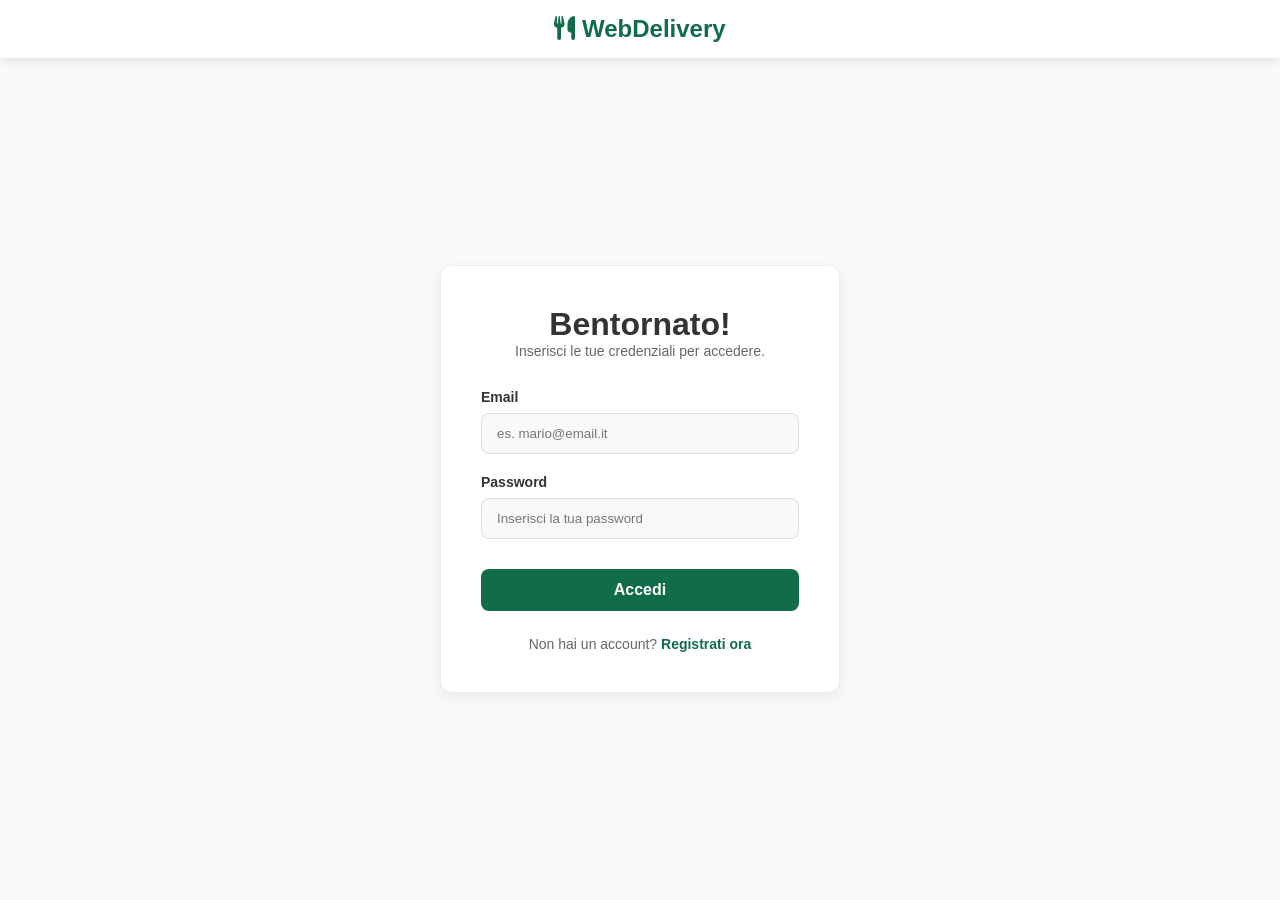
<file: web/login.html>
<!DOCTYPE html>
<html lang="it">
<head>
    <meta charset="UTF-8">
    <meta name="viewport" content="width=device-width, initial-scale=1.0">
    <title>WebDelivery - Accedi</title>
    <link href="https://cdnjs.cloudflare.com/ajax/libs/font-awesome/6.0.0/css/all.min.css" rel="stylesheet">
    
    <style>
       
        * { margin: 0; padding: 0; box-sizing: border-box; font-family: 'Segoe UI', Tahoma, Geneva, Verdana, sans-serif; }
        body { background-color: #f8f9fa; color: #333; display: flex; flex-direction: column; min-height: 100vh; }
        
       
        header { 
            background: #fff; padding: 15px 5%; display: flex; 
            justify-content: center; align-items: center; 
            box-shadow: 0 2px 10px rgba(0,0,0,0.1); 
        }
        .logo { font-size: 24px; font-weight: bold; color: #116C4A; text-decoration: none; }
        
        
        .login-container {
            flex: 1; display: flex; justify-content: center; align-items: center; padding: 20px;
        }
        .login-card {
            background: white; padding: 40px; border-radius: 12px;
            box-shadow: 0 4px 15px rgba(0,0,0,0.06); width: 100%; max-width: 400px;
            border: 1px solid #eee; text-align: center;
        }
        .login-card h2 { color: #116C4A; margin-bottom: 10px; font-size: 26px; }
        .login-card p { color: #666; margin-bottom: 30px; font-size: 14px; }
        
        
        .form-group { text-align: left; margin-bottom: 20px; }
        .form-group label { display: block; margin-bottom: 8px; font-weight: 600; font-size: 14px; color: #333; }
        .form-group input {
            width: 100%; padding: 12px 15px; border: 1px solid #ddd;
            border-radius: 8px; outline: none; transition: border-color 0.3s; background: #f9f9f9;
        }
        .form-group input:focus { border-color: #116C4A; background: #fff; box-shadow: 0 0 5px rgba(17, 108, 74, 0.2); }
        
       
        .btn-submit {
            width: 100%; background: #116C4A; color: white; padding: 12px;
            border: none; border-radius: 8px; font-weight: bold; font-size: 16px;
            cursor: pointer; transition: 0.3s; margin-top: 10px;
        }
        .btn-submit:hover { background: #0e593d; }
        
        
        .register-link { margin-top: 25px; font-size: 14px; color: #666; }
        .register-link a { color: #116C4A; text-decoration: none; font-weight: bold; transition: color 0.3s; }
        .register-link a:hover { color: #0e593d; text-decoration: underline; }
    </style>
</head>
<body>

    <header>
        <a href="index.html" class="logo"><i class="fas fa-utensils"></i> WebDelivery</a>
    </header>

    <div class="login-container">
        <div class="login-card">
            <h1>Bentornato!</h1>
            <p>Inserisci le tue credenziali per accedere.</p>
            
            <form action="LoginServlet" method="POST">
                <div class="form-group">
                    <label for="email">Email</label>
                    <input type="email" id="email" name="email" placeholder="es. mario@email.it" required>
                </div>
                
                <div class="form-group">
                    <label for="password">Password</label>
                    <input type="password" id="password" name="password" placeholder="Inserisci la tua password" required>
                </div>
                
                <button type="submit" class="btn-submit">Accedi</button>
            </form>
            
            <div class="register-link">
                Non hai un account? <a href="registrazione.html">Registrati ora</a>
            </div>
        </div>
    </div>

</body>
</html>
</file>
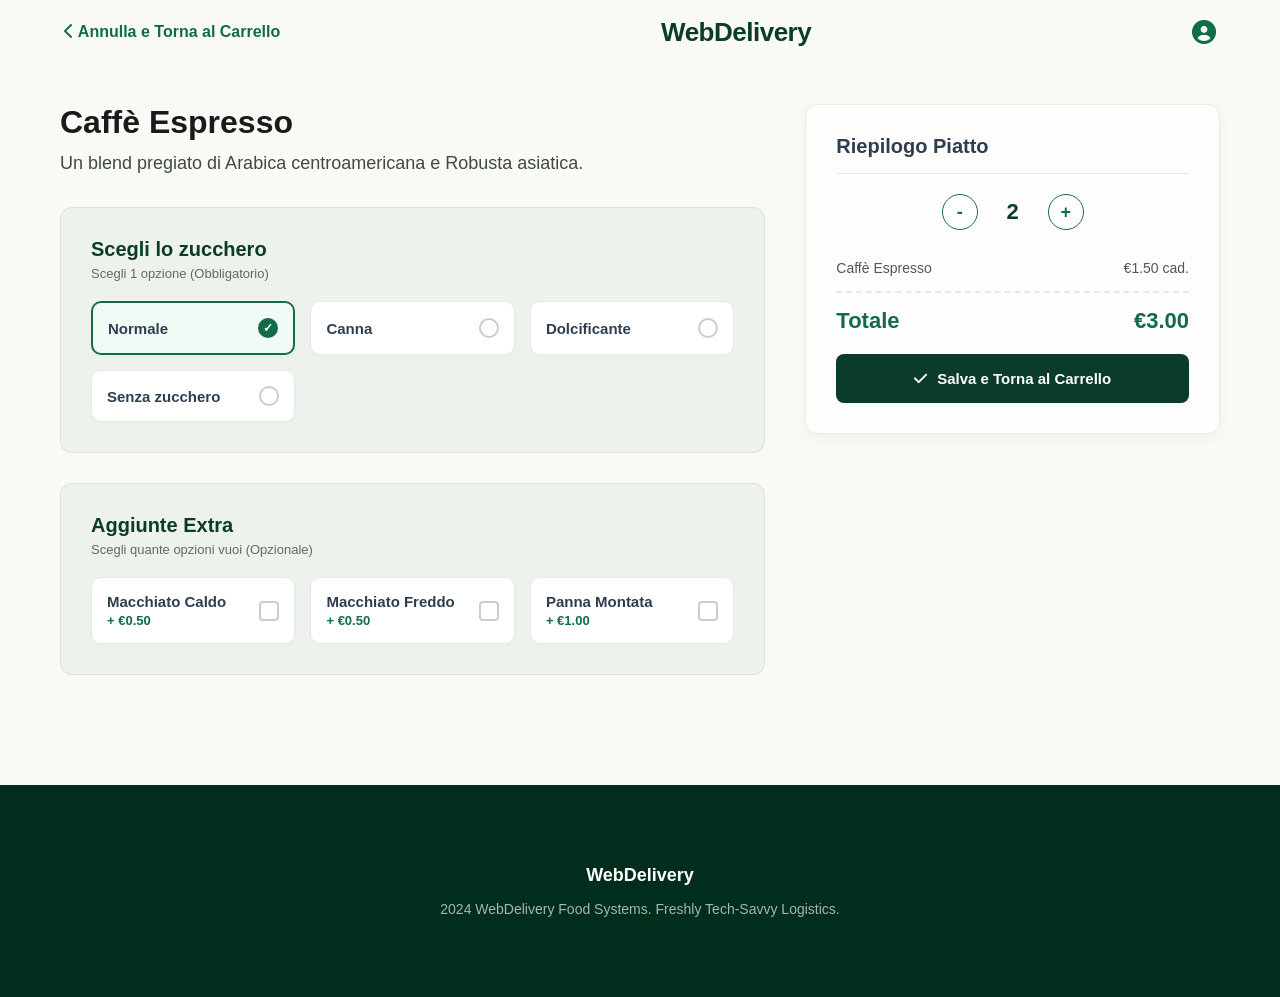
<file: web/personalizzazione.html>
<!DOCTYPE html>
<html lang="it">
<head>
    <meta charset="UTF-8">
    <meta name="viewport" content="width=device-width, initial-scale=1.0">
    <title>Personalizza Piatto - WebDelivery</title>
    <link href="https://cdnjs.cloudflare.com/ajax/libs/font-awesome/6.0.0/css/all.min.css" rel="stylesheet">
    
    <style>
        * { margin: 0; padding: 0; box-sizing: border-box; font-family: 'Segoe UI', Tahoma, Geneva, Verdana, sans-serif; }
        body { background-color: #F9FAF6; color: #333; }

        header { background: #F9FAF6; padding: 15px 5%; display: flex; justify-content: space-between; align-items: center; position: sticky; top: 0; z-index: 100; height: 64px; }
        .logo { font-size: 26px; font-weight: 900; color: #0b3c29; text-decoration: none; letter-spacing: -0.5px; }
        .nav-actions { display: flex; align-items: center; gap: 20px; }
        .icon-user-round { font-size: 24px; color: #116C4A; cursor: pointer; }

        .customization-container { max-width: 1200px; margin: 40px auto; padding: 0 20px; display: flex; gap: 40px; align-items: flex-start; }

        .left-column { flex: 2; }
        .header-section { margin-bottom: 30px; }
        .header-section h1 { font-size: 32px; color: #1a1a1a; font-weight: 800; margin-bottom: 8px; }
        .header-section p { font-family: 'Inter', sans-serif; font-size: 18px; line-height: 28px; color: #3F4945; max-width: 639px; }

        .bento-container { background: rgba(45, 106, 79, 0.05); border: 1px solid rgba(45, 106, 79, 0.1); border-radius: 12px; padding: 30px; margin-bottom: 30px; }
        .bento-title { font-size: 20px; font-weight: 800; color: #0b3c29; margin-bottom: 5px; }
        .bento-subtitle { font-size: 13px; color: #666; margin-bottom: 20px; }

        .options-grid { display: grid; grid-template-columns: repeat(auto-fit, minmax(200px, 1fr)); gap: 15px; }
        
        
        .option-card { background: white; border: 1px solid #E6E9E8; border-radius: 10px; padding: 15px; display: flex; justify-content: space-between; align-items: center; cursor: pointer; transition: 0.2s; box-shadow: 0 2px 5px rgba(0,0,0,0.02); }
        .option-card:hover { border-color: #116C4A; transform: translateY(-2px); }
        .option-card.selected { border: 2px solid #116C4A; background: #f0fbf5; }
        
        .option-info { display: flex; flex-direction: column; }
        .option-name { font-weight: bold; font-size: 15px; color: #2c3e50; pointer-events: none; }
        .option-price { font-size: 13px; color: #116C4A; margin-top: 3px; font-weight: 600; pointer-events: none; }
        
        .option-card input { display: none; }
        
        .select-indicator { width: 20px; height: 20px; border-radius: 50%; border: 2px solid #ccc; display: flex; justify-content: center; align-items: center; pointer-events: none; }
        .option-card.selected .select-indicator { border-color: #116C4A; background: #116C4A; }
        .option-card.selected .select-indicator::after { content: "✓"; color: white; font-size: 12px; font-weight: bold; }

        .checkout-aside { flex: 1; background: rgba(255, 255, 255, 0.7); border: 1px solid #E6E9E8; box-shadow: 0px 4px 12px rgba(15, 82, 56, 0.05); backdrop-filter: blur(6px); border-radius: 12px; padding: 30px; position: sticky; top: 100px; }
        .aside-header { border-bottom: 1px solid #E6E9E8; padding-bottom: 15px; margin-bottom: 20px; }
        .aside-header h3 { font-size: 20px; color: #2c3e50; font-weight: 800; }
        
        .qty-container { display: flex; justify-content: center; align-items: center; gap: 20px; margin-bottom: 30px; }
        .btn-qty { border: 1px solid #116C4A; background: white; color: #116C4A; width: 36px; height: 36px; border-radius: 50%; font-size: 18px; cursor: pointer; transition: 0.2s; font-weight: bold; }
        .btn-qty:hover { background: #116C4A; color: white; }
        .qty-number { font-size: 22px; font-weight: 800; color: #0b3c29; width: 30px; text-align: center; }

        .summary-row { display: flex; justify-content: space-between; margin-bottom: 10px; color: #555; font-size: 14px; }
        .summary-row.total { font-size: 22px; font-weight: 900; color: #116C4A; margin-top: 15px; padding-top: 15px; border-top: 2px dashed #E6E9E8; }

        .btn-order { width: 100%; background: #0b3c29; color: white; border: none; padding: 16px; border-radius: 8px; font-size: 15px; font-weight: bold; cursor: pointer; margin-top: 20px; transition: 0.3s; display: flex; justify-content: center; align-items: center; gap: 10px; }
        .btn-order:hover { background: #082b1d; }

        footer { display: flex; flex-direction: column; justify-content: flex-end; align-items: center; padding: 80px 0px; background: #012D1D; color: #a3b8b0; margin-top: 80px; }
        footer h3 { color: white; margin-bottom: 15px; font-size: 18px; }
        footer p { font-size: 14px; text-align: center; }
    </style>
</head>
<body>

    <header>
        <a href="carrello.html" style="color: #116C4A; text-decoration: none; font-weight: bold;"><i class="fas fa-chevron-left"></i> Annulla e Torna al Carrello</a>
        <a href="dashboard.html" class="logo">WebDelivery</a>
        <div class="nav-actions">
            <i class="fas fa-user-circle icon-user-round"></i>
        </div>
    </header>

    <main class="customization-container">
        
        <div class="left-column">
            <div class="header-section">
                <h1>Caffè Espresso</h1>
                <p>Un blend pregiato di Arabica centroamericana e Robusta asiatica.</p>
            </div>

            <div class="bento-container">
                <div class="bento-title">Scegli lo zucchero</div>
                <div class="bento-subtitle">Scegli 1 opzione (Obbligatorio)</div>
                
                <div class="options-grid">
                    <div class="option-card selected" onclick="selezionaRadio(this, 'zucchero')">
                        <div class="option-info"><span class="option-name">Normale</span></div>
                        <div class="select-indicator"></div>
                        <input type="radio" name="zucchero" value="Normale" checked>
                    </div>
                    
                    <div class="option-card" onclick="selezionaRadio(this, 'zucchero')">
                        <div class="option-info"><span class="option-name">Canna</span></div>
                        <div class="select-indicator"></div>
                        <input type="radio" name="zucchero" value="Canna">
                    </div>

                    <div class="option-card" onclick="selezionaRadio(this, 'zucchero')">
                        <div class="option-info"><span class="option-name">Dolcificante</span></div>
                        <div class="select-indicator"></div>
                        <input type="radio" name="zucchero" value="Dolcificante">
                    </div>

                    <div class="option-card" onclick="selezionaRadio(this, 'zucchero')">
                        <div class="option-info"><span class="option-name">Senza zucchero</span></div>
                        <div class="select-indicator"></div>
                        <input type="radio" name="zucchero" value="Senza">
                    </div>
                </div>
            </div>

            <div class="bento-container">
                <div class="bento-title">Aggiunte Extra</div>
                <div class="bento-subtitle">Scegli quante opzioni vuoi (Opzionale)</div>
                
                <div class="options-grid">
                    <div class="option-card" onclick="toggleCheckbox(this, 0.50)">
                        <div class="option-info">
                            <span class="option-name">Macchiato Caldo</span>
                            <span class="option-price">+ €0.50</span>
                        </div>
                        <div class="select-indicator" style="border-radius: 4px;"></div>
                        <input type="checkbox" value="Macchiato Caldo">
                    </div>

                    <div class="option-card" onclick="toggleCheckbox(this, 0.50)">
                        <div class="option-info">
                            <span class="option-name">Macchiato Freddo</span>
                            <span class="option-price">+ €0.50</span>
                        </div>
                        <div class="select-indicator" style="border-radius: 4px;"></div>
                        <input type="checkbox" value="Macchiato Freddo">
                    </div>

                    <div class="option-card" onclick="toggleCheckbox(this, 1.00)">
                        <div class="option-info">
                            <span class="option-name">Panna Montata</span>
                            <span class="option-price">+ €1.00</span>
                        </div>
                        <div class="select-indicator" style="border-radius: 4px;"></div>
                        <input type="checkbox" value="Panna">
                    </div>
                </div>
            </div>
        </div>

        <aside class="checkout-aside">
            <div class="aside-header">
                <h3>Riepilogo Piatto</h3>
            </div>

            <div class="qty-container">
                <button class="btn-qty" onclick="cambiaQuantita(-1)">-</button>
                <div class="qty-number" id="qty-display">2</div>
                <button class="btn-qty" onclick="cambiaQuantita(1)">+</button>
            </div>

            <div class="summary-row">
                <span>Caffè Espresso</span>
                <span>€1.50 cad.</span>
            </div>
            <div class="summary-row" id="extra-row" style="display: none;">
                <span id="extra-label">Aggiunte Extra</span>
                <span id="extra-price-display">+ €0.00</span>
            </div>
            
            <div class="summary-row total">
                <span>Totale</span>
                <span id="totale-display">€3.00</span>
            </div>

            <button class="btn-order" onclick="salvaModifiche()"><i class="fas fa-check"></i> Salva e Torna al Carrello</button>
        </aside>

    </main>

    <footer>
        <h3>WebDelivery</h3>
        <p>2024 WebDelivery Food Systems. Freshly Tech-Savvy Logistics.</p>
    </footer>

    <script>
        let prezzoBase = 1.50;
        let quantita = 2; 
        let totaleExtra = 0.00;

        function selezionaRadio(elemento, nomeGruppo) {
            let contenitore = elemento.parentElement;
            let cards = contenitore.querySelectorAll('.option-card');
            cards.forEach(card => card.classList.remove('selected'));
            
            elemento.classList.add('selected');
        }

        
        function toggleCheckbox(elemento, prezzoAggiuntivo) {
            let checkbox = elemento.querySelector('input[type="checkbox"]');
            
            if (elemento.classList.contains('selected')) {
                elemento.classList.remove('selected');
                checkbox.checked = false;
                totaleExtra -= prezzoAggiuntivo;
            } else {
                elemento.classList.add('selected');
                checkbox.checked = true;
                totaleExtra += prezzoAggiuntivo;
            }
            
            
            totaleExtra = Math.round(totaleExtra * 100) / 100;
            
            ricalcolaPrezzo();
        }

        function cambiaQuantita(variazione) {
            let nuovaQuantita = quantita + variazione;
            if (nuovaQuantita >= 1) {
                quantita = nuovaQuantita;
                document.getElementById('qty-display').innerText = quantita;
                ricalcolaPrezzo();
            }
        }

        function ricalcolaPrezzo() {
            let costoSingoloPiatto = prezzoBase + totaleExtra;
            let totaleComplessivo = costoSingoloPiatto * quantita;

            let extraRow = document.getElementById('extra-row');
            if (totaleExtra > 0) {
                extraRow.style.display = 'flex';
                document.getElementById('extra-price-display').innerText = "+ €" + (totaleExtra * quantita).toFixed(2);
            } else {
                extraRow.style.display = 'none';
            }

            document.getElementById('totale-display').innerText = "€" + totaleComplessivo.toFixed(2);
        }

        function salvaModifiche() {
            alert("Ottimo! Le modifiche verranno salvate nel database a breve.");
            window.location.href = 'carrello.html';
        }

        document.addEventListener('DOMContentLoaded', function() {
            ricalcolaPrezzo();
        });
    </script>
</body>
</html>
</file>
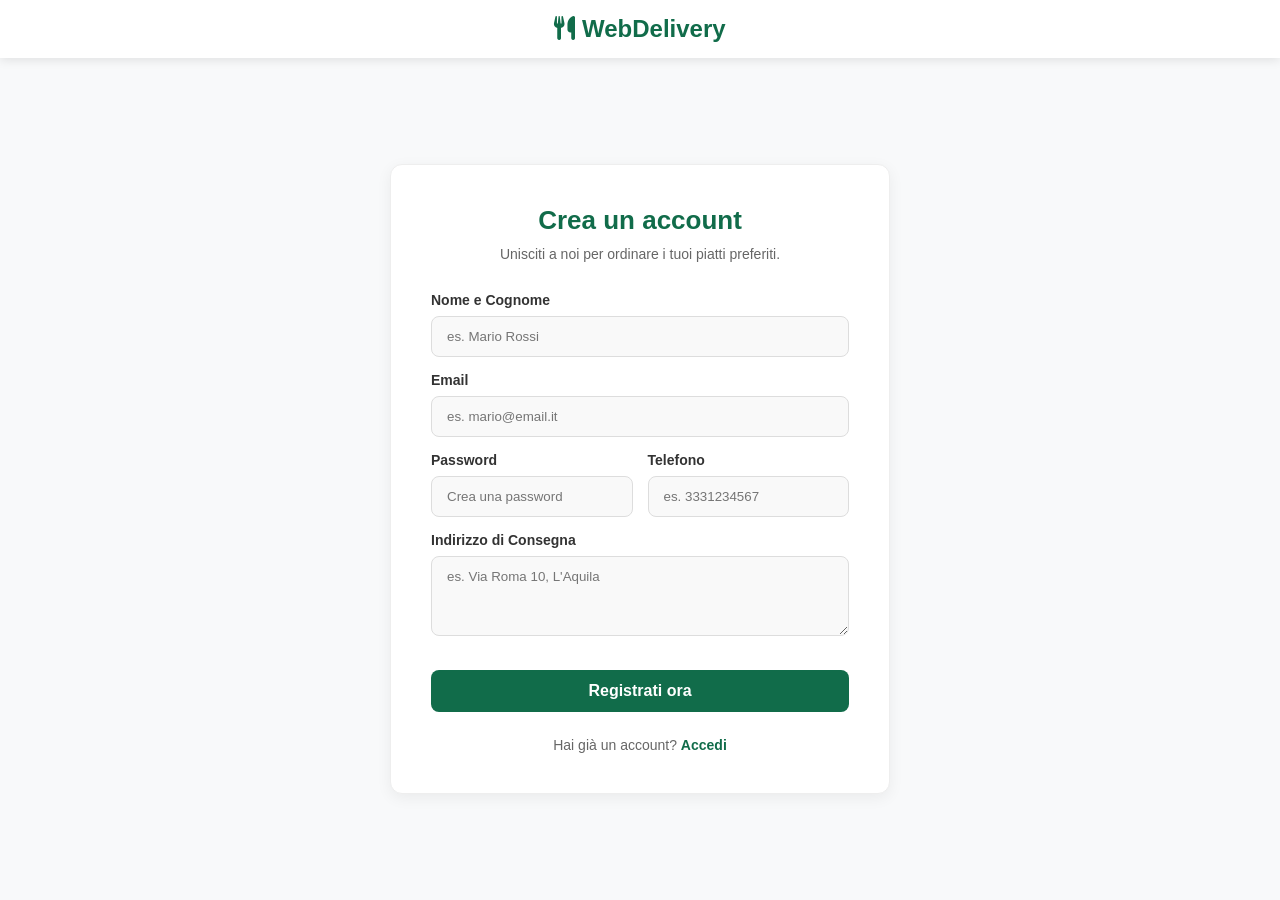
<file: web/registrazione.html>
<!DOCTYPE html>
<html lang="it">
<head>
    <meta charset="UTF-8">
    <meta name="viewport" content="width=device-width, initial-scale=1.0">
    <title>WebDelivery - Registrati</title>
    <link href="https://cdnjs.cloudflare.com/ajax/libs/font-awesome/6.0.0/css/all.min.css" rel="stylesheet">
    
    <style>
        
        * { margin: 0; padding: 0; box-sizing: border-box; font-family: 'Segoe UI', Tahoma, Geneva, Verdana, sans-serif; }
        body { background-color: #f8f9fa; color: #333; display: flex; flex-direction: column; min-height: 100vh; }
        
       
        header { 
            background: #fff; padding: 15px 5%; display: flex; 
            justify-content: center; align-items: center; 
            box-shadow: 0 2px 10px rgba(0,0,0,0.1); 
        }
        .logo { font-size: 24px; font-weight: bold; color: #116C4A; text-decoration: none; }
        
       
        .register-container {
            flex: 1; display: flex; justify-content: center; align-items: center; padding: 40px 20px;
        }
        .register-card {
            background: white; padding: 40px; border-radius: 12px;
            box-shadow: 0 4px 15px rgba(0,0,0,0.06); width: 100%; max-width: 500px;
            border: 1px solid #eee; text-align: center;
        }
        .register-card h2 { color: #116C4A; margin-bottom: 10px; font-size: 26px; }
        .register-card p { color: #666; margin-bottom: 30px; font-size: 14px; }
        
       
        .form-group { text-align: left; margin-bottom: 15px; }
        .form-group label { display: block; margin-bottom: 8px; font-weight: 600; font-size: 14px; color: #333; }
        .form-group input, .form-group textarea {
            width: 100%; padding: 12px 15px; border: 1px solid #ddd;
            border-radius: 8px; outline: none; transition: border-color 0.3s; background: #f9f9f9;
        }
        .form-group input:focus, .form-group textarea:focus { 
            border-color: #116C4A; background: #fff; box-shadow: 0 0 5px rgba(17, 108, 74, 0.2); 
        }
        .form-group textarea { resize: vertical; min-height: 80px; }
        
       
        .form-row { display: flex; gap: 15px; }
        .form-row .form-group { flex: 1; }

        
        .btn-submit {
            width: 100%; background: #116C4A; color: white; padding: 12px;
            border: none; border-radius: 8px; font-weight: bold; font-size: 16px;
            cursor: pointer; transition: 0.3s; margin-top: 15px;
        }
        .btn-submit:hover { background: #0e593d; }
        
        
        .login-link { margin-top: 25px; font-size: 14px; color: #666; }
        .login-link a { color: #116C4A; text-decoration: none; font-weight: bold; transition: color 0.3s; }
        .login-link a:hover { color: #0e593d; text-decoration: underline; }
    </style>
</head>
<body>

    <header>
        <a href="index.html" class="logo"><i class="fas fa-utensils"></i> WebDelivery</a>
    </header>

    <div class="register-container">
        <div class="register-card">
            <h2>Crea un account</h2>
            <p>Unisciti a noi per ordinare i tuoi piatti preferiti.</p>
            
            <form action="RegistrazioneServlet" method="POST">
                
                <div class="form-group">
                    <label for="nome_completo">Nome e Cognome</label>
                    <input type="text" id="nome_completo" name="nome_completo" placeholder="es. Mario Rossi" required>
                </div>

                <div class="form-group">
                    <label for="email">Email</label>
                    <input type="email" id="email" name="email" placeholder="es. mario@email.it" required>
                </div>
                
                <div class="form-row">
                    <div class="form-group">
                        <label for="password">Password</label>
                        <input type="password" id="password" name="password" placeholder="Crea una password" required>
                    </div>
                    
                    <div class="form-group">
                        <label for="telefono">Telefono</label>
                        <input type="tel" id="telefono" name="telefono" placeholder="es. 3331234567" required>
                    </div>
                </div>

                <div class="form-group">
                    <label for="indirizzo">Indirizzo di Consegna</label>
                    <textarea id="indirizzo" name="indirizzo" placeholder="es. Via Roma 10, L'Aquila" required></textarea>
                </div>
                
                <button type="submit" class="btn-submit">Registrati ora</button>
            </form>
            
            <div class="login-link">
                Hai già un account? <a href="login.html">Accedi</a>
            </div>
        </div>
    </div>

</body>
</html>
</file>
